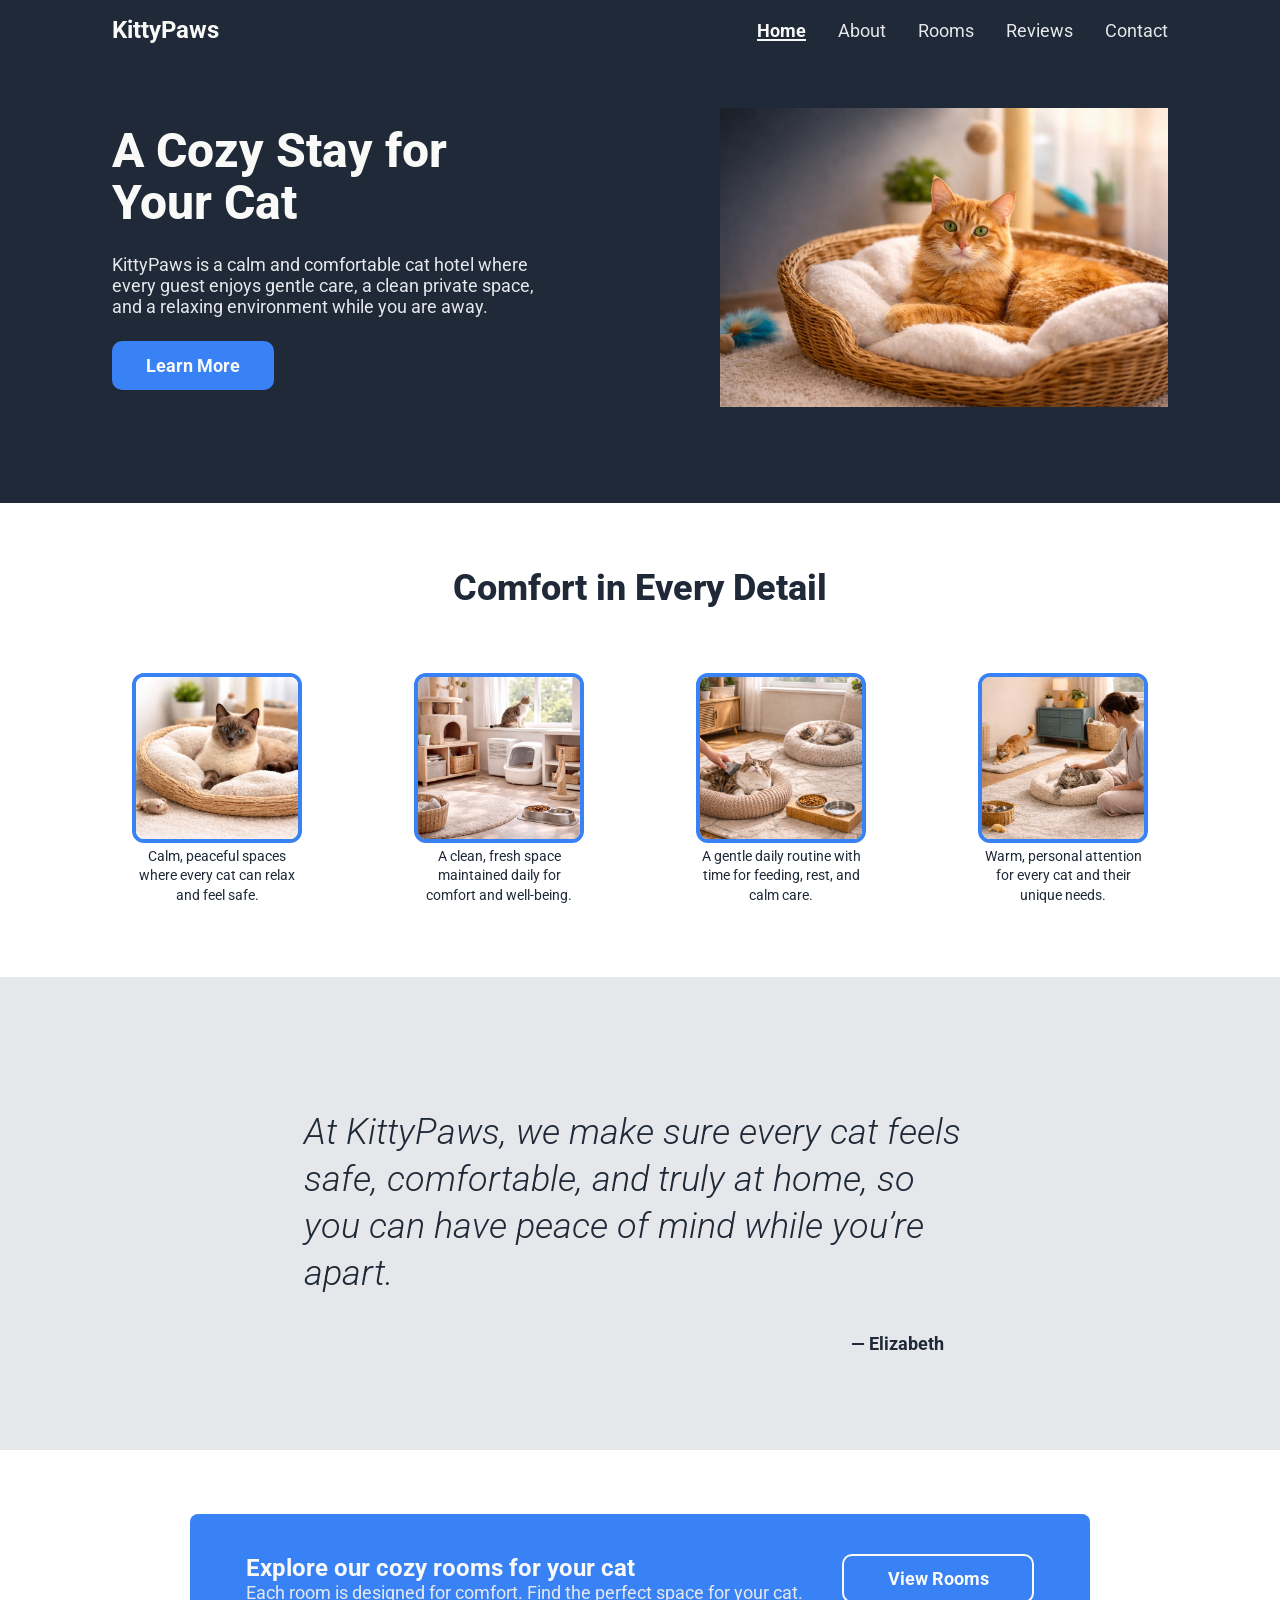
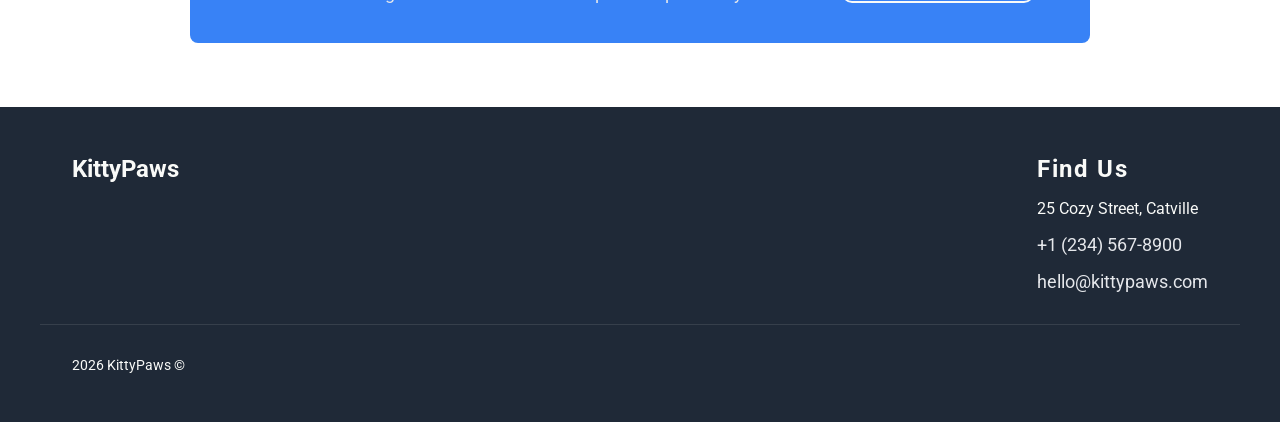
<file: index.html>
<!doctype html>
<html lang="en">
  <head>
    <meta charset="UTF-8" />
    <meta name="viewport" content="width=device-width, initial-scale=1.0" />

    <link rel="stylesheet" href="./assets/css/main.css" />
    <link rel="stylesheet" href="./index.css" />

    <title>KittyPaws</title>
  </head>

  <body class="page">
    <a class="skip-link" href="#main-content">Skip to main content</a>

    <header class="header">
      <div class="container header__inner">
        <p class="header__logo">KittyPaws</p>

        <input
          type="checkbox"
          id="mobile-menu-toggle"
          class="header__menu-toggle"
          aria-label="Main menu"
          aria-controls="mobile-main-navigation"
        />

        <nav class="header__nav" aria-label="Main navigation">
          <span class="header__link" aria-current="page">Home</span>
          <a href="./pages/about/about.html" class="header__link">About</a>
          <a href="./pages/rooms/rooms.html" class="header__link">Rooms</a>
          <a href="./pages/reviews/reviews.html" class="header__link">Reviews</a>
          <a href="./pages/contact/contact.html" class="header__link">Contact</a>
        </nav>

        <div class="header__mobile-menu">
          <label for="mobile-menu-toggle" class="header__menu-button" aria-hidden="true">
            <span class="header__menu-line"></span>
            <span class="header__menu-line"></span>
            <span class="header__menu-line"></span>
          </label>

          <nav
            class="header__mobile-nav"
            id="mobile-main-navigation"
            aria-label="Mobile navigation"
          >
            <span class="header__mobile-link" aria-current="page">Home</span>
            <a href="./pages/about/about.html" class="header__mobile-link">About</a>
            <a href="./pages/rooms/rooms.html" class="header__mobile-link">Rooms</a>
            <a href="./pages/reviews/reviews.html" class="header__mobile-link">Reviews</a>
            <a href="./pages/contact/contact.html" class="header__mobile-link">Contact</a>
          </nav>
        </div>
      </div>
    </header>

    <main id="main-content">
      <section class="hero" aria-labelledby="hero-title">
        <div class="container hero__inner">
          <div class="hero__content">
            <h1 class="hero__title" id="hero-title">A Cozy Stay for Your Cat</h1>

            <p class="hero__text">
              KittyPaws is a calm and comfortable cat hotel where every guest enjoys gentle care, a
              clean private space, and a relaxing environment while you are away.
            </p>

            <a href="./pages/about/about.html" class="button hero__button">Learn More</a>
          </div>

          <div class="hero__media">
            <img
              src="./assets/images/home/hero-cat.jpg"
              alt="A relaxed cat resting in a cozy room at KittyPaws"
              class="hero__image"
            />
          </div>
        </div>
      </section>

      <section class="benefits" aria-labelledby="benefits-title">
        <div class="container benefits__inner">
          <h2 class="benefits__title" id="benefits-title">Comfort in Every Detail</h2>

          <div class="benefits__cards">
            <figure class="benefits__card">
              <img
                src="./assets/images/home/calm-cat.jpg"
                alt="Calm resting area for cats"
                class="benefits__image"
              />
              <figcaption class="benefits__text">
                Calm, peaceful spaces where every cat can relax and feel safe.
              </figcaption>
            </figure>

            <figure class="benefits__card">
              <img
                src="./assets/images/home/environment-cat.jpg"
                alt="Clean and fresh cat environment"
                class="benefits__image"
              />
              <figcaption class="benefits__text">
                A clean, fresh space maintained daily for comfort and well-being.
              </figcaption>
            </figure>

            <figure class="benefits__card">
              <img
                src="./assets/images/home/routine-cat.jpg"
                alt="Daily routine for cats"
                class="benefits__image"
              />
              <figcaption class="benefits__text">
                A gentle daily routine with time for feeding, rest, and calm care.
              </figcaption>
            </figure>

            <figure class="benefits__card">
              <img
                src="./assets/images/home/care-cat.jpg"
                alt="Personal care for each cat"
                class="benefits__image"
              />
              <figcaption class="benefits__text">
                Warm, personal attention for every cat and their unique needs.
              </figcaption>
            </figure>
          </div>
        </div>
      </section>

      <section class="quote" aria-labelledby="quote-title">
        <div class="container quote__inner">
          <h2 class="visually-hidden" id="quote-title">About our philosophy</h2>

          <blockquote class="quote__content">
            <p class="quote__text">
              At KittyPaws, we make sure every cat feels safe, comfortable, and truly at home, so
              you can have peace of mind while you’re apart.
            </p>
          </blockquote>

          <p class="quote__author">— Elizabeth</p>
        </div>
      </section>

      <section class="cta-banner" aria-labelledby="cta-banner-title">
        <div class="container cta-banner__inner">
          <div class="cta-banner__content">
            <h2 class="cta-banner__title" id="cta-banner-title">
              Explore our cozy rooms for your cat
            </h2>
            <p class="cta-banner__text">
              Each room is designed for comfort. Find the perfect space for your cat.
            </p>
          </div>

          <a href="./pages/rooms/rooms.html" class="button cta-banner__button"> View Rooms </a>
        </div>
      </section>
    </main>

    <footer class="footer">
      <div class="container footer__inner">
        <div class="footer__col footer__brand">
          <span class="footer__logo">KittyPaws</span>
        </div>

        <div class="footer__col footer__contact-col">
          <h4 class="footer__heading">Find Us</h4>
          <span>25 Cozy Street, Catville</span>
          <a href="tel:+12345678900" class="footer__link">+1 (234) 567-8900</a>
          <a href="mailto:hello@kittypaws.com" class="footer__link">hello@kittypaws.com</a>
        </div>
      </div>

      <p class="footer__copyright">2026 KittyPaws &copy;</p>
    </footer>
  </body>
</html>
</file>
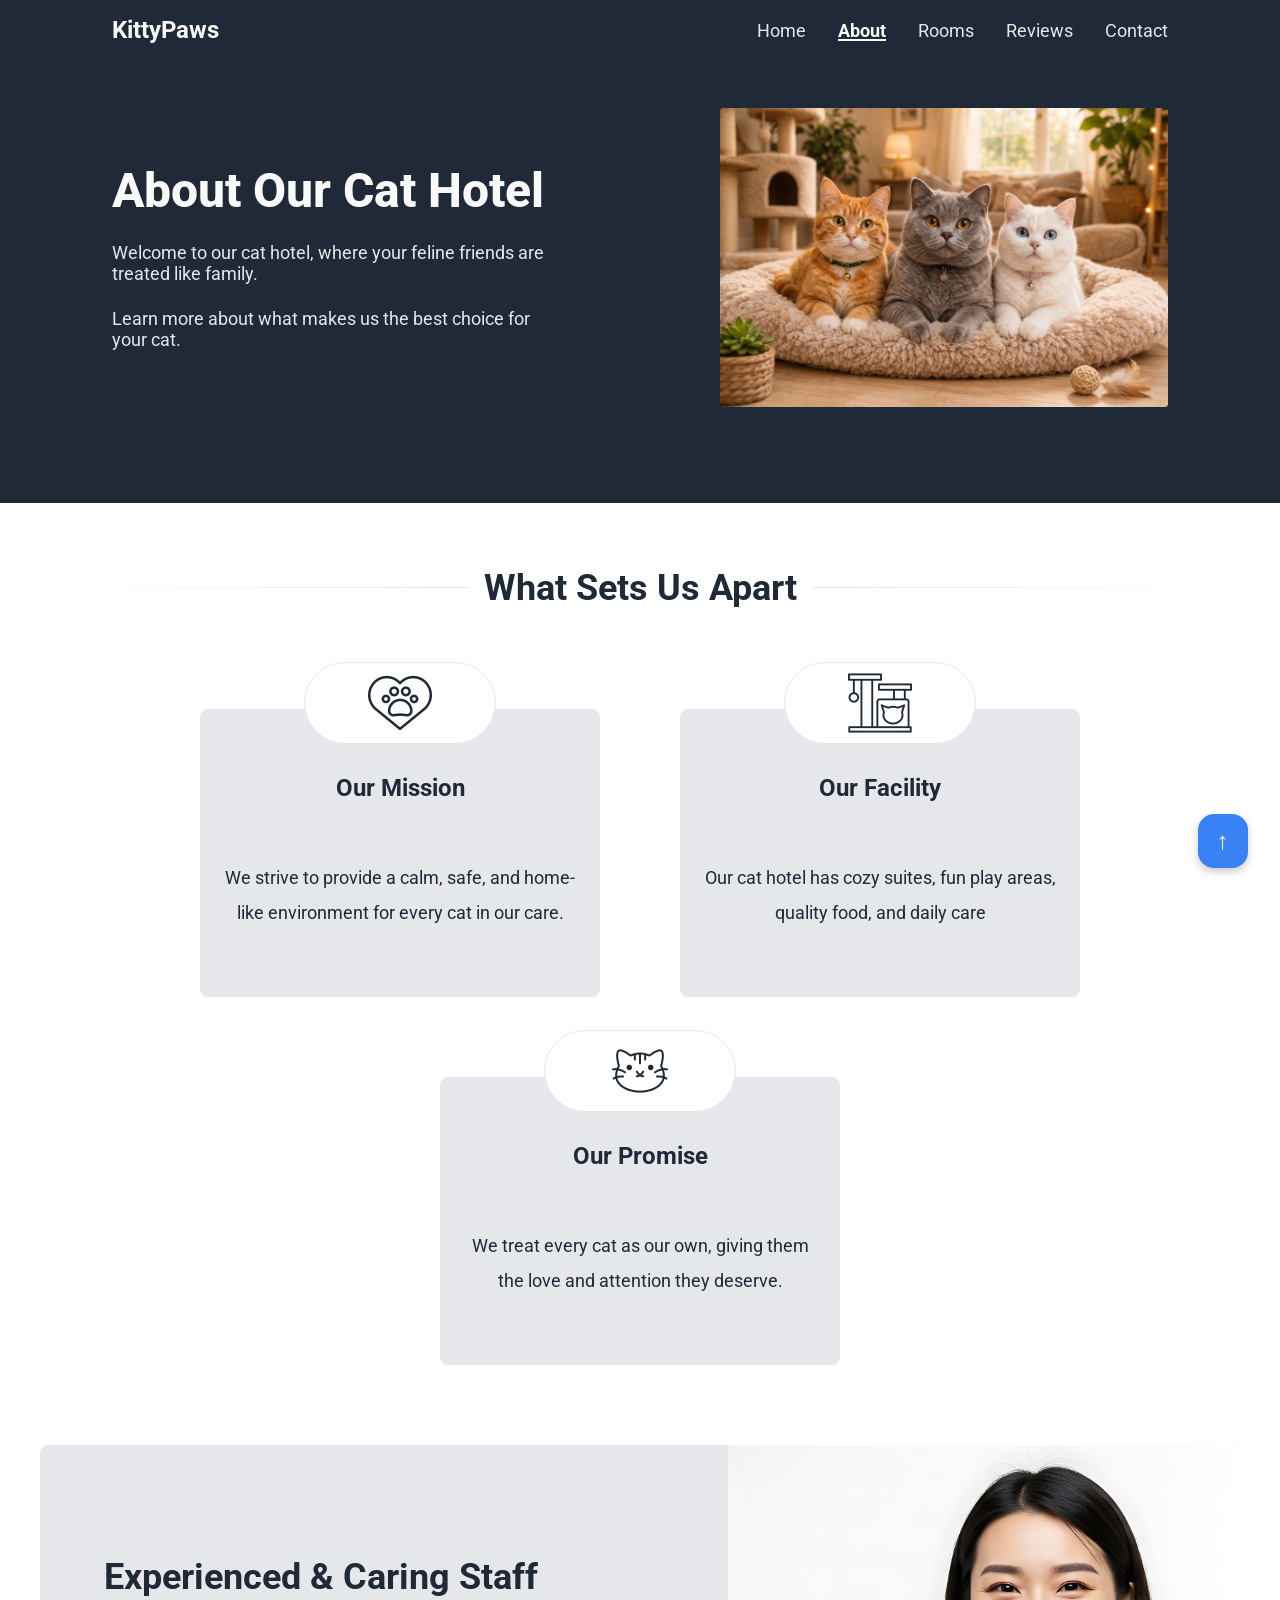
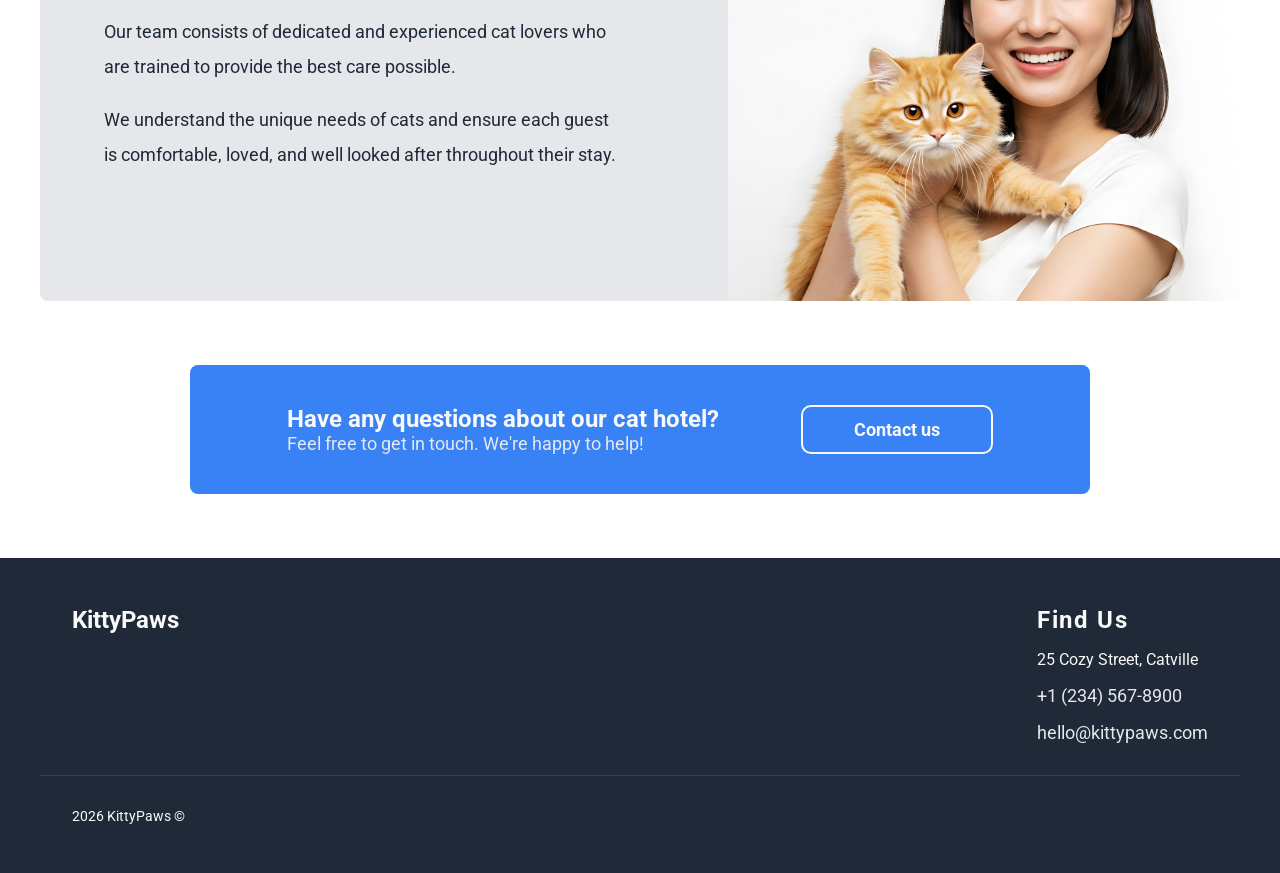
<file: pages/about/about.html>
<!doctype html>
<html lang="en">
  <head>
    <meta charset="UTF-8" />
    <meta name="viewport" content="width=device-width, initial-scale=1.0" />

    <link rel="stylesheet" href="../../assets/css/main.css" />
    <link rel="stylesheet" href="./about.css" />

    <title>About</title>
  </head>
  <body class="page" id="top">
    <a class="skip-link" href="#main-content">Skip to main content</a>

    <header class="header">
      <div class="container header__inner">
        <p class="header__logo">KittyPaws</p>

        <input
          type="checkbox"
          id="mobile-menu-toggle"
          class="header__menu-toggle"
          aria-label="Main menu"
          aria-controls="mobile-main-navigation"
        />

        <nav class="header__nav" aria-label="Main navigation">
          <a href="../../index.html" class="header__link">Home</a>
          <span class="header__link" aria-current="page">About</span>
          <a href="../rooms/rooms.html" class="header__link">Rooms</a>
          <a href="../reviews/reviews.html" class="header__link">Reviews</a>
          <a href="../contact/contact.html" class="header__link">Contact</a>
        </nav>

        <div class="header__mobile-menu">
          <label for="mobile-menu-toggle" class="header__menu-button" aria-hidden="true">
            <span class="header__menu-line"></span>
            <span class="header__menu-line"></span>
            <span class="header__menu-line"></span>
          </label>

          <nav
            class="header__mobile-nav"
            id="mobile-main-navigation"
            aria-label="Mobile navigation"
          >
            <a href="../../index.html" class="header__mobile-link">Home</a>
            <span class="header__mobile-link" aria-current="page">About</span>
            <a href="../rooms/rooms.html" class="header__mobile-link">Rooms</a>
            <a href="../reviews/reviews.html" class="header__mobile-link">Reviews</a>
            <a href="../contact/contact.html" class="header__mobile-link">Contact</a>
          </nav>
        </div>
      </div>
    </header>

    <main id="main-content">
      <section class="hero" aria-labelledby="about-hero-title">
        <div class="container hero__inner">
          <div class="hero__content">
            <h1 class="hero__title" id="about-hero-title">About Our Cat Hotel</h1>
            <p class="hero__text">
              Welcome to our cat hotel, where your feline friends are treated like family.
            </p>
            <p class="hero__text">Learn more about what makes us the best choice for your cat.</p>
          </div>

          <div class="hero__media">
            <img
              src="../../assets/images/about/about-hotel.jpg"
              alt="A cat relaxing at the hotel"
              class="hero__image"
            />
          </div>
        </div>
      </section>

      <section class="section mission" aria-labelledby="mission-title">
        <h2 class="mission__header" id="mission-title">What Sets Us Apart</h2>

        <div class="mission__container">
          <article class="mission__card">
            <div class="mission__img-container">
              <img src="../../assets/images/about/about-mission.png" alt="" class="mission__img" />
            </div>
            <h3 class="mission__card-header">Our Mission</h3>
            <p class="mission__card-text">
              We strive to provide a calm, safe, and home-like environment for every cat in our
              care.
            </p>
          </article>
          <article class="mission__card">
            <div class="mission__img-container">
              <img src="../../assets/images/about/about-facility.png" alt="" class="mission__img" />
            </div>
            <h3 class="mission__card-header">Our Facility</h3>
            <p class="mission__card-text">
              Our cat hotel has cozy suites, fun play areas, quality food, and daily care
            </p>
          </article>
          <article class="mission__card">
            <div class="mission__img-container">
              <img src="../../assets/images/about/about-promise.png" alt="" class="mission__img" />
            </div>
            <h3 class="mission__card-header">Our Promise</h3>
            <p class="mission__card-text">
              We treat every cat as our own, giving them the love and attention they deserve.
            </p>
          </article>
        </div>
      </section>

      <section class="section staff" aria-labelledby="staff-title">
        <div class="staff__container container-flex-center">
          <div class="staff__content">
            <h2 class="staff__header" id="staff-title">Experienced & Caring Staff</h2>
            <p class="staff__text">
              Our team consists of dedicated and experienced cat lovers who are trained to provide
              the best care possible.
            </p>
            <p class="staff__text">
              We understand the unique needs of cats and ensure each guest is comfortable, loved,
              and well looked after throughout their stay.
            </p>
          </div>

          <img
            src="../../assets/images/about/about-staff.jpg"
            alt="Cat hotel staff holding cat and smiling"
            class="staff__img"
          />
        </div>
      </section>

      <section class="cta-banner" aria-labelledby="about-contact-title">
        <div class="container cta-banner__inner">
          <div class="cta-banner__content">
            <h2 class="cta-banner__title" id="about-contact-title">
              Have any questions about our cat hotel?
            </h2>
            <p class="cta-banner__text">Feel free to get in touch. We're happy to help!</p>
          </div>
          <a href="../contact/contact.html" class="button cta-banner__button">Contact us</a>
        </div>
      </section>
    </main>

    <footer class="footer">
      <div class="container footer__inner">
        <div class="footer__col footer__brand">
          <span class="footer__logo">KittyPaws</span>
        </div>

        <div class="footer__col footer__contact-col">
          <h4 class="footer__heading">Find Us</h4>
          <span>25 Cozy Street, Catville</span>
          <a href="tel:+12345678900" class="footer__link">+1 (234) 567-8900</a>
          <a href="mailto:hello@kittypaws.com" class="footer__link">hello@kittypaws.com</a>
        </div>
      </div>

      <p class="footer__copyright">2026 KittyPaws &copy;</p>
    </footer>
    <a href="#top" class="back-to-top" aria-label="Back to Top"> &uarr; </a>
  </body>
</html>
</file>
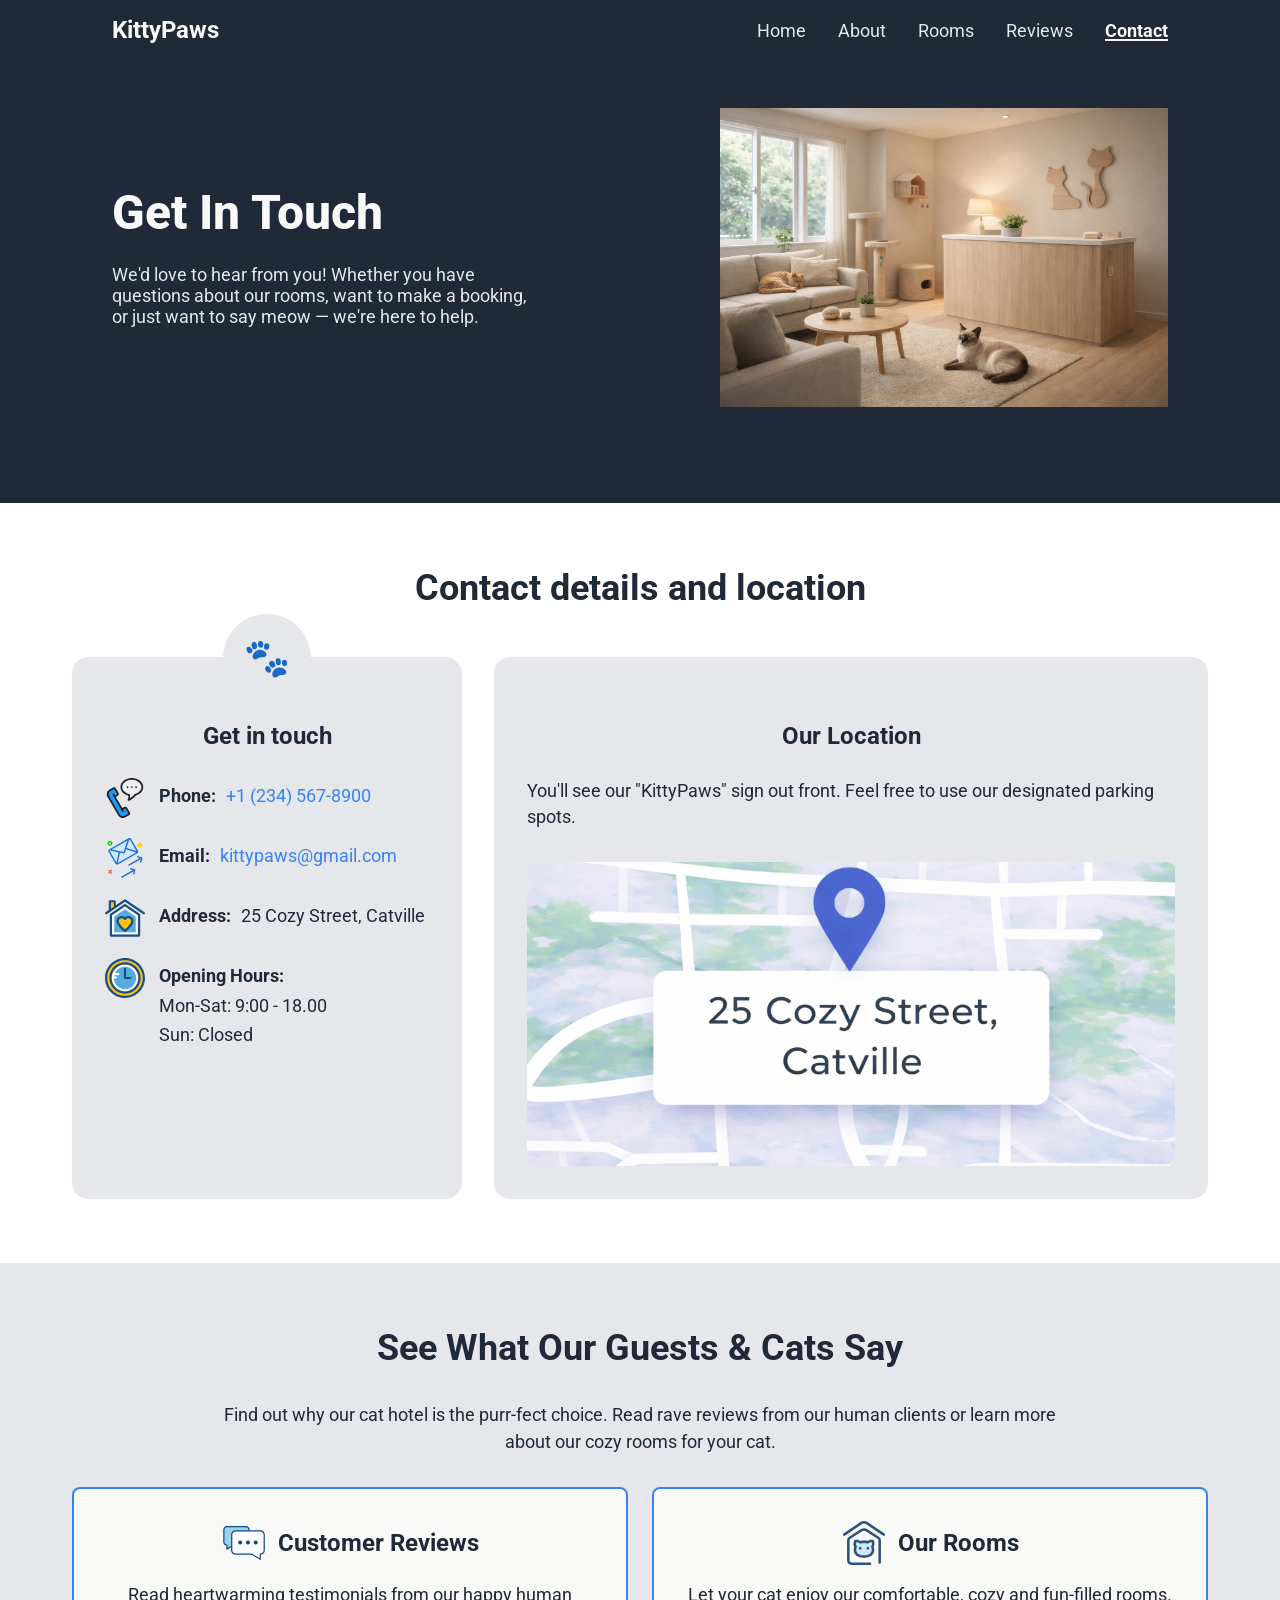
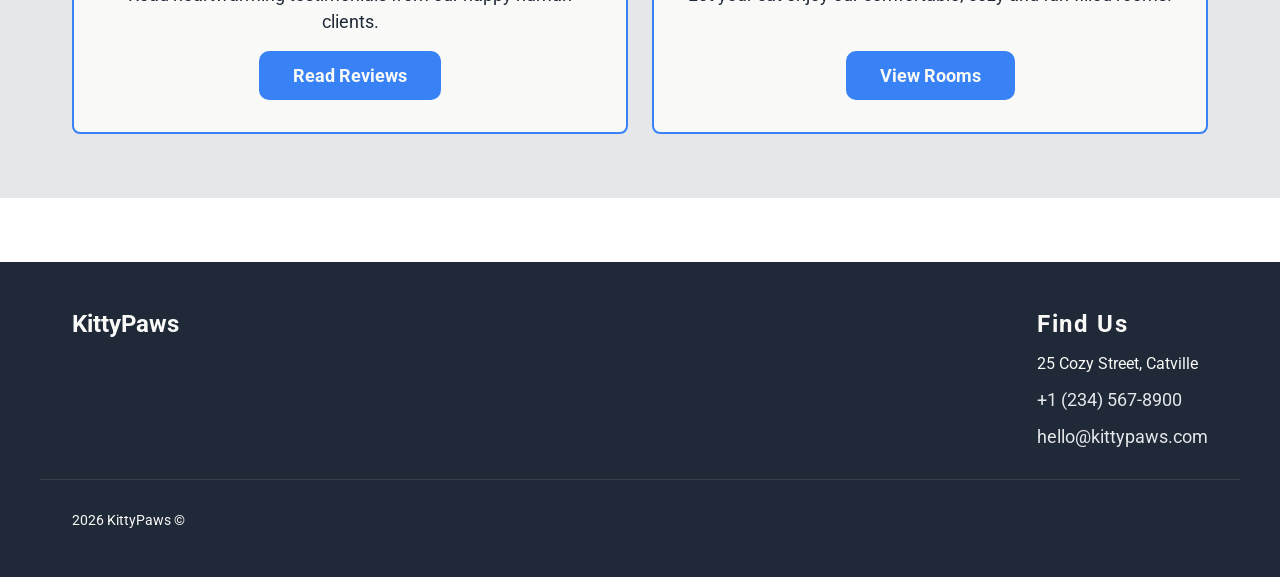
<file: pages/contact/contact.html>
<!doctype html>
<html lang="en">
  <head>
    <meta charset="UTF-8" />
    <meta name="viewport" content="width=device-width, initial-scale=1.0" />

    <link rel="stylesheet" href="../../assets/css/main.css" />
    <link rel="stylesheet" href="./contact.css" />

    <title>Contact</title>
  </head>

  <body class="page">
    <a class="skip-link" href="#main-content">Skip to main content</a>

    <header class="header">
      <div class="container header__inner">
        <p class="header__logo">KittyPaws</p>

        <input
          type="checkbox"
          id="mobile-menu-toggle"
          class="header__menu-toggle"
          aria-label="Main menu"
          aria-controls="mobile-main-navigation"
        />

        <nav class="header__nav" aria-label="Main navigation">
          <a href="../../index.html" class="header__link">Home</a>
          <a href="../about/about.html" class="header__link">About</a>
          <a href="../rooms/rooms.html" class="header__link">Rooms</a>
          <a href="../reviews/reviews.html" class="header__link">Reviews</a>
          <span class="header__link" aria-current="page">Contact</span>
        </nav>

        <div class="header__mobile-menu">
          <label for="mobile-menu-toggle" class="header__menu-button" aria-hidden="true">
            <span class="header__menu-line"></span>
            <span class="header__menu-line"></span>
            <span class="header__menu-line"></span>
          </label>

          <nav
            class="header__mobile-nav"
            id="mobile-main-navigation"
            aria-label="Mobile navigation"
          >
            <a href="../../index.html" class="header__mobile-link">Home</a>
            <a href="../about/about.html" class="header__mobile-link">About</a>
            <a href="../rooms/rooms.html" class="header__mobile-link">Rooms</a>
            <a href="../reviews/reviews.html" class="header__mobile-link">Reviews</a>
            <span class="header__mobile-link" aria-current="page">Contact</span>
          </nav>
        </div>
      </div>
    </header>

    <main id="main-content">
      <section class="hero" aria-labelledby="contact-hero-title">
        <div class="container hero__inner">
          <div class="hero__content">
            <h1 class="hero__title" id="contact-hero-title">Get In Touch</h1>
            <p class="hero__text">
              We'd love to hear from you! Whether you have questions about our rooms, want to make a
              booking, or just want to say meow — we're here to help.
            </p>
          </div>
          <div class="hero__media">
            <img
              src="../../assets/images/contact/hotel_reception.jpg"
              alt="A cat relaxing at the hotel"
              class="hero__image"
            />
          </div>
        </div>
      </section>

      <section class="contact-overview" aria-labelledby="contact-overview-title">
        <div class="container contact-overview__inner">
          <h2 class="contact-overview__title" id="contact-overview-title">
            Contact details and location
          </h2>

          <div class="contact-overview__panels">
            <article class="contact-panel contact-panel--details">
              <div class="contact-panel__badge">
                <img
                  src="../../assets/images/contact/icon/contact.svg"
                  alt=""
                  class="contact-panel__badge-image"
                />
              </div>
              <h3 class="contact-panel__title">Get in touch</h3>

              <ul class="contact-panel__list">
                <li class="contact-panel__item">
                  <img
                    src="../../assets/images/contact/icon/phone.svg"
                    alt=""
                    class="contact-panel__icon"
                  />
                  <div class="contact-panel__item-content">
                    <span class="contact-panel__label">Phone:</span>
                    <a href="tel:+12345678900" class="contact-panel__link">+1 (234) 567-8900</a>
                  </div>
                </li>
                <li class="contact-panel__item">
                  <img
                    src="../../assets/images/contact/icon/email.svg"
                    alt=""
                    class="contact-panel__icon"
                  />
                  <div class="contact-panel__item-content">
                    <span class="contact-panel__label">Email:</span>
                    <a href="mailto:kittypaws@gmail.com" class="contact-panel__link"
                      >kittypaws@gmail.com</a
                    >
                  </div>
                </li>
                <li class="contact-panel__item">
                  <img
                    src="../../assets/images/contact/icon/address.svg"
                    alt=""
                    class="contact-panel__icon"
                  />
                  <div class="contact-panel__item-content">
                    <span class="contact-panel__label">Address:</span>
                    <span class="contact-panel__value">25 Cozy Street, Catville</span>
                  </div>
                </li>
                <li class="contact-panel__item">
                  <img
                    src="../../assets/images/contact/icon/clock.svg"
                    alt=""
                    class="contact-panel__icon"
                  />
                  <div class="contact-panel__item-content">
                    <span class="contact-panel__label">Opening Hours:</span>
                    <div class="contact-panel__hours">
                      <p class="contact-panel__hours-line">Mon-Sat: 9:00 - 18.00</p>
                      <p class="contact-panel__hours-line">Sun: Closed</p>
                    </div>
                  </div>
                </li>
              </ul>
            </article>

            <article class="contact-panel contact-panel--location">
              <h3 class="contact-panel__title">Our Location</h3>
              <p class="contact-panel__text">
                You'll see our "KittyPaws" sign out front. Feel free to use our designated parking
                spots.
              </p>

              <div class="contact-panel__map">
                <img
                  src="../../assets/images/contact/map_location.jpg"
                  alt="Map placeholder showing the location of KittyPaws"
                  class="contact-panel__map-image"
                />
              </div>
            </article>
          </div>
        </div>
      </section>

      <section class="contact-links" aria-labelledby="contact-links-title">
        <div class="container contact-links__inner">
          <h2 class="contact-links__title" id="contact-links-title">
            See What Our Guests & Cats Say
          </h2>
          <p class="contact-links__text">
            Find out why our cat hotel is the purr-fect choice. Read rave reviews from our human
            clients or learn more about our cozy rooms for your cat.
          </p>

          <div class="contact-links__list">
            <article class="contact-links__card">
              <div class="contact-links__card-heading">
                <img
                  src="../../assets/images/contact/icon/reviews.svg"
                  alt=""
                  class="contact-links__card-icon"
                />
                <h3 class="contact-links__card-title">Customer Reviews</h3>
              </div>
              <p class="contact-links__card-text">
                Read heartwarming testimonials from our happy human clients.
              </p>
              <a href="../reviews/reviews.html" class="button contact-links__button"
                >Read Reviews</a
              >
            </article>

            <article class="contact-links__card">
              <div class="contact-links__card-heading">
                <img
                  src="../../assets/images/contact/icon/cat-rooms.svg"
                  alt=""
                  class="contact-links__card-icon"
                />
                <h3 class="contact-links__card-title">Our Rooms</h3>
              </div>
              <p class="contact-links__card-text">
                Let your cat enjoy our comfortable, cozy and fun-filled rooms.
              </p>
              <a href="../rooms/rooms.html" class="button contact-links__button">View Rooms</a>
            </article>
          </div>
        </div>
      </section>
    </main>

    <footer class="footer">
      <div class="container footer__inner">
        <div class="footer__col footer__brand">
          <span class="footer__logo">KittyPaws</span>
        </div>

        <div class="footer__col footer__contact-col">
          <h4 class="footer__heading">Find Us</h4>
          <span>25 Cozy Street, Catville</span>
          <a href="tel:+12345678900" class="footer__link">+1 (234) 567-8900</a>
          <a href="mailto:hello@kittypaws.com" class="footer__link">hello@kittypaws.com</a>
        </div>
      </div>

      <p class="footer__copyright">2026 KittyPaws &copy;</p>
    </footer>
  </body>
</html>
</file>
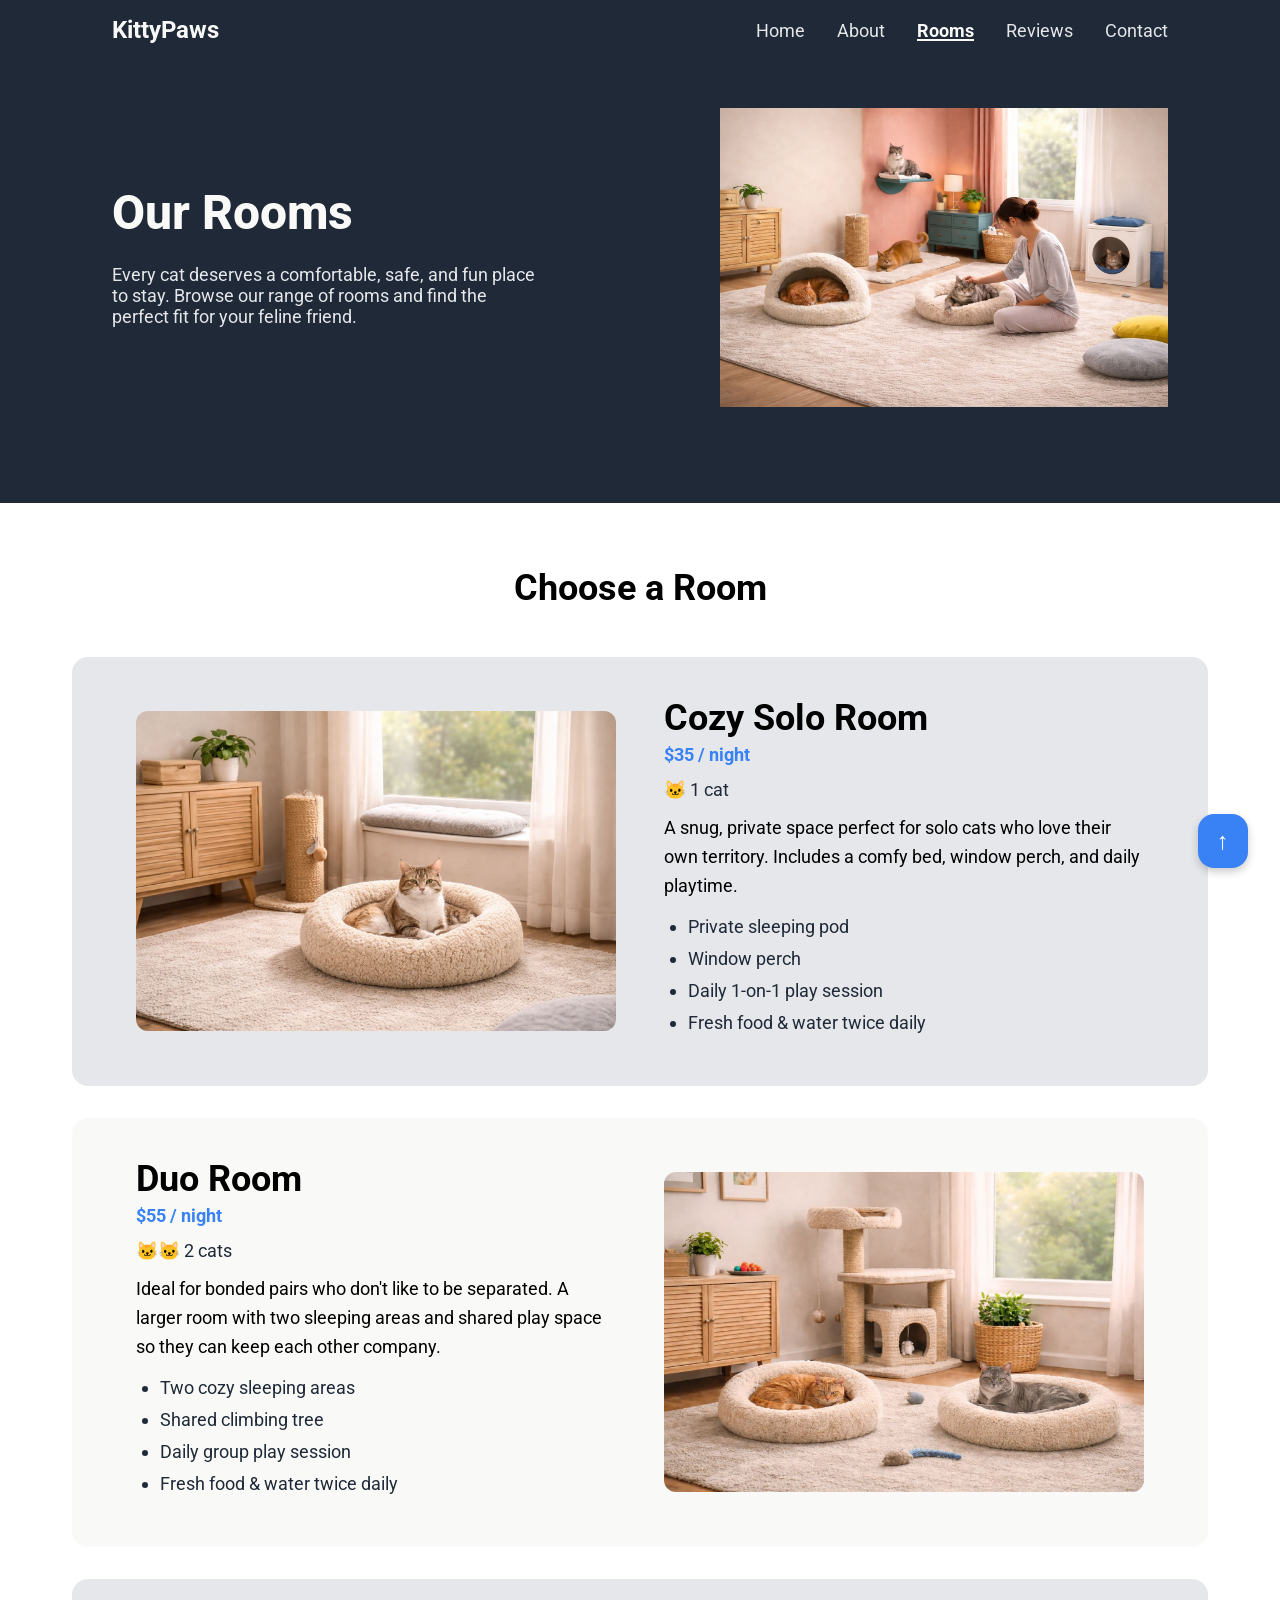
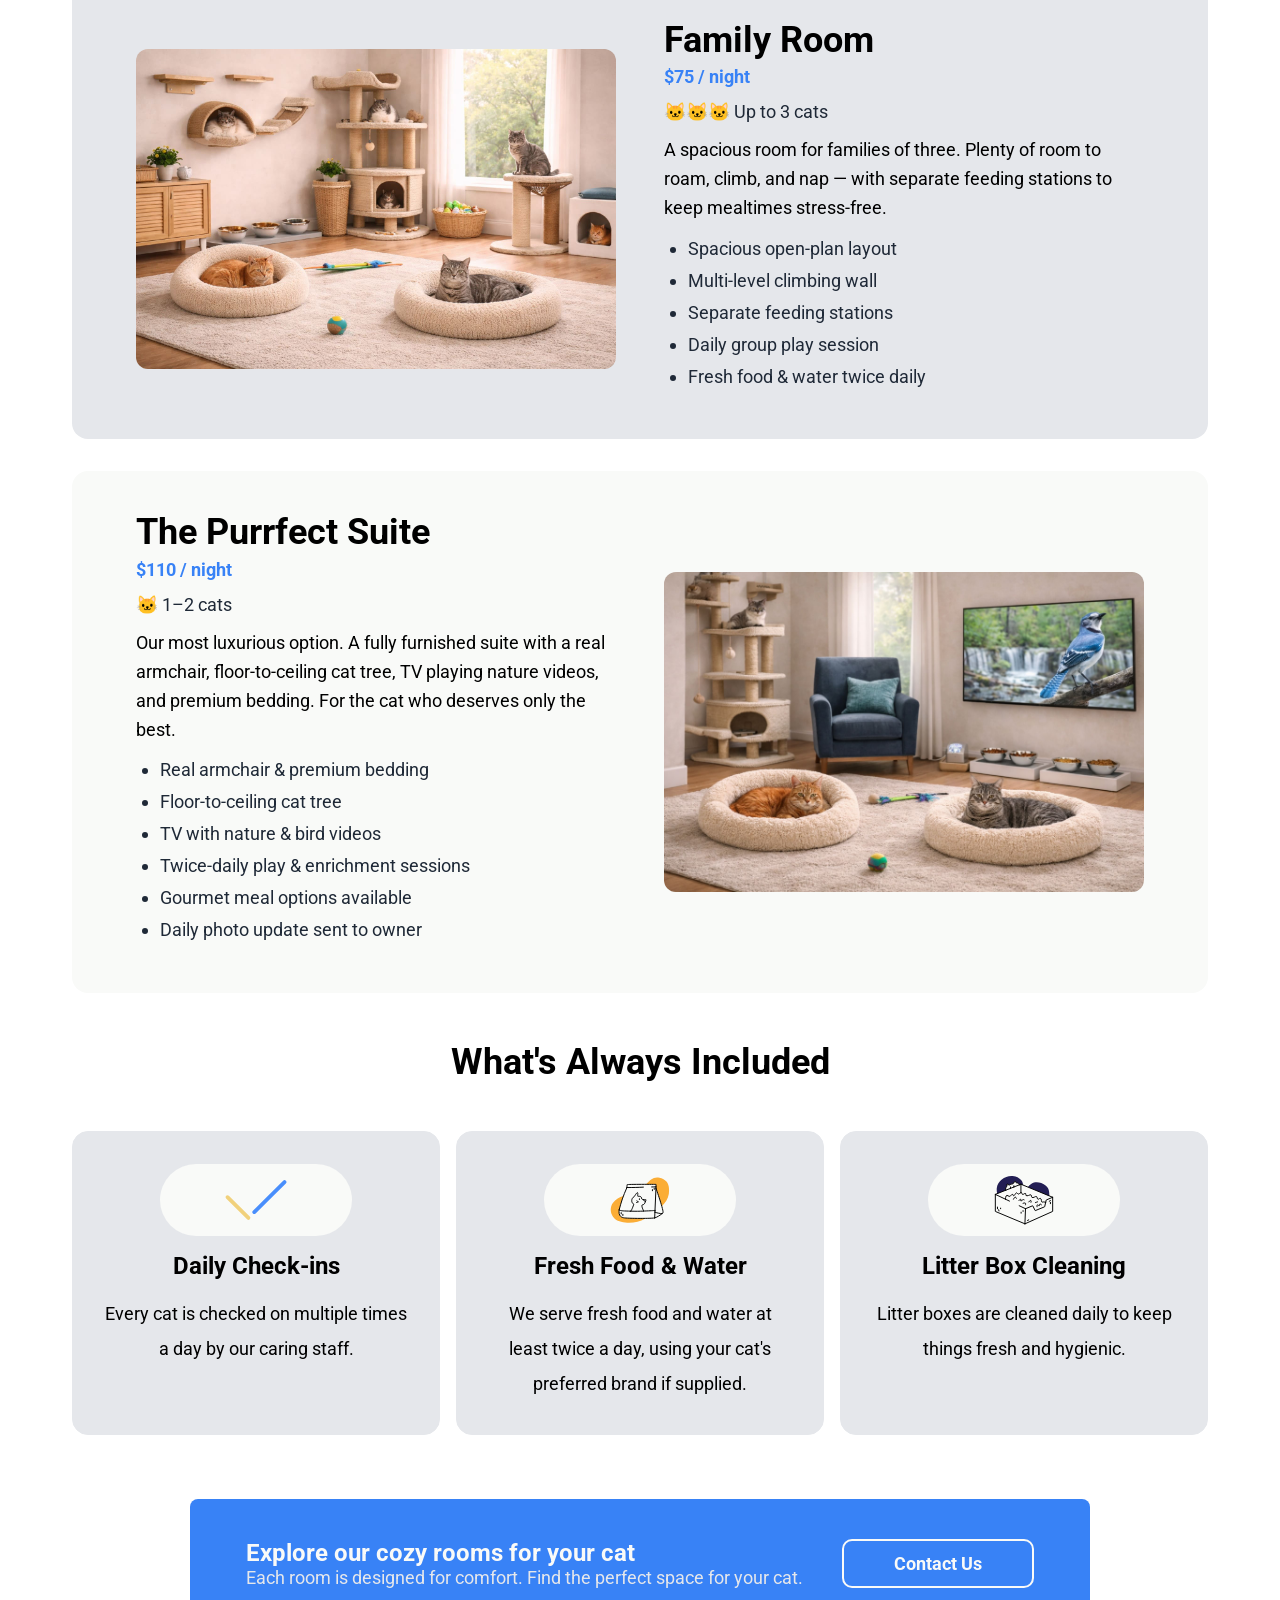
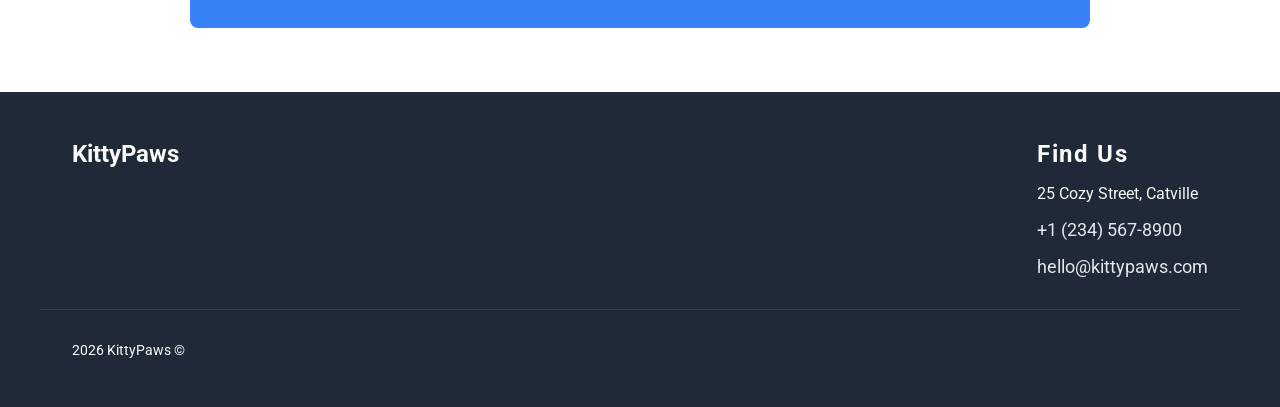
<file: pages/rooms/rooms.html>
<!doctype html>
<html lang="en">
  <head>
    <meta charset="UTF-8" />
    <meta name="viewport" content="width=device-width, initial-scale=1.0" />

    <link rel="stylesheet" href="../../assets/css/main.css" />
    <link rel="stylesheet" href="./rooms.css" />

    <title>Our Room Offerings</title>
  </head>

  <body class="page" id="top">
    <a class="skip-link" href="#main-content">Skip to main content</a>

    <header class="header">
      <div class="container header__inner">
        <p class="header__logo">KittyPaws</p>

        <input
          type="checkbox"
          id="mobile-menu-toggle"
          class="header__menu-toggle"
          aria-label="Main menu"
          aria-controls="mobile-main-navigation"
        />

        <nav class="header__nav" aria-label="Main navigation">
          <a href="../../index.html" class="header__link">Home</a>
          <a href="../about/about.html" class="header__link">About</a>
          <span class="header__link" aria-current="page">Rooms</span>
          <a href="../reviews/reviews.html" class="header__link">Reviews</a>
          <a href="../contact/contact.html" class="header__link">Contact</a>
        </nav>

        <div class="header__mobile-menu">
          <label for="mobile-menu-toggle" class="header__menu-button" aria-hidden="true">
            <span class="header__menu-line"></span>
            <span class="header__menu-line"></span>
            <span class="header__menu-line"></span>
          </label>

          <nav
            class="header__mobile-nav"
            id="mobile-main-navigation"
            aria-label="Mobile navigation"
          >
            <a href="../../index.html" class="header__mobile-link">Home</a>
            <a href="../about/about.html" class="header__mobile-link">About</a>
            <span class="header__mobile-link" aria-current="page">Rooms</span>
            <a href="../reviews/reviews.html" class="header__mobile-link">Reviews</a>
            <a href="../contact/contact.html" class="header__mobile-link">Contact</a>
          </nav>
        </div>
      </div>
    </header>

    <main id="main-content">
      <section class="hero" aria-labelledby="rooms-hero-title">
        <div class="container hero__inner">
          <div class="hero__content">
            <h1 class="hero__title" id="rooms-hero-title">Our Rooms</h1>
            <p class="hero__text">
              Every cat deserves a comfortable, safe, and fun place to stay. Browse our range of
              rooms and find the perfect fit for your feline friend.
            </p>
          </div>
          <div class="hero__media">
            <img
              src="../../assets/images/rooms/our-rooms.jpg"
              alt="A cozy cat hotel room"
              class="hero__image"
            />
          </div>
        </div>
      </section>

      <section class="rooms" aria-labelledby="rooms-list-title">
        <div class="container rooms__inner">
          <h2 class="rooms__header" id="rooms-list-title">Choose a Room</h2>

          <div class="rooms__list">
            <article class="room__card">
              <img
                src="../../assets/images/rooms/solo-room.jpg"
                alt="Cozy Solo Room"
                class="room__img"
              />
              <div class="room__content">
                <div class="room__title-row">
                  <h3 class="room__name">Cozy Solo Room</h3>
                  <span class="room__price">$35 / night</span>
                </div>
                <p class="room__capacity">🐱 1 cat</p>
                <p class="room__desc">
                  A snug, private space perfect for solo cats who love their own territory. Includes
                  a comfy bed, window perch, and daily playtime.
                </p>
                <ul class="room__amenities">
                  <li>Private sleeping pod</li>
                  <li>Window perch</li>
                  <li>Daily 1-on-1 play session</li>
                  <li>Fresh food & water twice daily</li>
                </ul>
              </div>
            </article>

            <article class="room__card room__card--reversed">
              <img src="../../assets/images/rooms/duo-room.jpg" alt="Duo Room" class="room__img" />
              <div class="room__content">
                <div class="room__title-row">
                  <h3 class="room__name">Duo Room</h3>
                  <span class="room__price">$55 / night</span>
                </div>
                <p class="room__capacity">🐱🐱 2 cats</p>
                <p class="room__desc">
                  Ideal for bonded pairs who don't like to be separated. A larger room with two
                  sleeping areas and shared play space so they can keep each other company.
                </p>
                <ul class="room__amenities">
                  <li>Two cozy sleeping areas</li>
                  <li>Shared climbing tree</li>
                  <li>Daily group play session</li>
                  <li>Fresh food & water twice daily</li>
                </ul>
              </div>
            </article>

            <article class="room__card">
              <img
                src="../../assets/images/rooms/family-room.jpg"
                alt="Family Room"
                class="room__img"
              />
              <div class="room__content">
                <div class="room__title-row">
                  <h3 class="room__name">Family Room</h3>
                  <span class="room__price">$75 / night</span>
                </div>
                <p class="room__capacity">🐱🐱🐱 Up to 3 cats</p>
                <p class="room__desc">
                  A spacious room for families of three. Plenty of room to roam, climb, and nap —
                  with separate feeding stations to keep mealtimes stress-free.
                </p>
                <ul class="room__amenities">
                  <li>Spacious open-plan layout</li>
                  <li>Multi-level climbing wall</li>
                  <li>Separate feeding stations</li>
                  <li>Daily group play session</li>
                  <li>Fresh food & water twice daily</li>
                </ul>
              </div>
            </article>

            <article class="room__card room__card--reversed">
              <img
                src="../../assets/images/rooms/purrfect-suite.jpg"
                alt="The Purrfect Suite"
                class="room__img"
              />
              <div class="room__content">
                <div class="room__title-row">
                  <h3 class="room__name">The Purrfect Suite</h3>
                  <span class="room__price room__price--premium">$110 / night</span>
                </div>
                <p class="room__capacity">🐱 1–2 cats</p>
                <p class="room__desc">
                  Our most luxurious option. A fully furnished suite with a real armchair,
                  floor-to-ceiling cat tree, TV playing nature videos, and premium bedding. For the
                  cat who deserves only the best.
                </p>
                <ul class="room__amenities">
                  <li>Real armchair & premium bedding</li>
                  <li>Floor-to-ceiling cat tree</li>
                  <li>TV with nature & bird videos</li>
                  <li>Twice-daily play & enrichment sessions</li>
                  <li>Gourmet meal options available</li>
                  <li>Daily photo update sent to owner</li>
                </ul>
              </div>
            </article>
          </div>
        </div>
      </section>

      <section class="included" aria-labelledby="included-title">
        <div class="container included__inner">
          <h2 class="included__header" id="included-title">What's Always Included</h2>

          <div class="included__list">
            <article class="included__card">
              <div class="included__icon-wrap">
                <img src="../../assets/images/rooms/icon/check.svg" alt="" class="included__icon" />
              </div>
              <h3 class="included__card-header">Daily Check-ins</h3>
              <p class="included__card-text">
                Every cat is checked on multiple times a day by our caring staff.
              </p>
            </article>
            <article class="included__card">
              <div class="included__icon-wrap">
                <img
                  src="../../assets/images/rooms/icon/cat-food.svg"
                  alt=""
                  class="included__icon"
                />
              </div>
              <h3 class="included__card-header">Fresh Food & Water</h3>
              <p class="included__card-text">
                We serve fresh food and water at least twice a day, using your cat's preferred brand
                if supplied.
              </p>
            </article>
            <article class="included__card">
              <div class="included__icon-wrap">
                <img
                  src="../../assets/images/rooms/icon/litter-box.svg"
                  alt=""
                  class="included__icon"
                />
              </div>
              <h3 class="included__card-header">Litter Box Cleaning</h3>
              <p class="included__card-text">
                Litter boxes are cleaned daily to keep things fresh and hygienic.
              </p>
            </article>
          </div>
        </div>
      </section>

      <section class="cta-banner" aria-labelledby="cta-banner-title">
        <div class="container cta-banner__inner">
          <div class="cta-banner__content">
            <h2 class="cta-banner__title" id="cta-banner-title">
              Explore our cozy rooms for your cat
            </h2>
            <p class="cta-banner__text">
              Each room is designed for comfort. Find the perfect space for your cat.
            </p>
          </div>
          <a href="../contact/contact.html" class="button cta-banner__button"> Contact Us </a>
        </div>
      </section>
    </main>

    <footer class="footer">
      <div class="container footer__inner">
        <div class="footer__col footer__brand">
          <span class="footer__logo">KittyPaws</span>
        </div>

        <div class="footer__col footer__contact-col">
          <h4 class="footer__heading">Find Us</h4>
          <span>25 Cozy Street, Catville</span>
          <a href="tel:+12345678900" class="footer__link">+1 (234) 567-8900</a>
          <a href="mailto:hello@kittypaws.com" class="footer__link">hello@kittypaws.com</a>
        </div>
      </div>

      <p class="footer__copyright">2026 KittyPaws &copy;</p>
      <a href="#top" class="back-to-top" aria-label="Back to Top"> &uarr; </a>
    </footer>
  </body>
</html>
</file>
<file: assets/css/main.css>
:root {
  /* Backgrounds */
  --color-bg-light: #e5e7eb;
  --color-bg-dark: #1f2937;

  /* Text colors */
  --color-text-primary: #1f2937;
  --color-text-secondary: #e5e7eb;
  --color-text-inverse: #f9faf8;

  /* Accent / CTA */
  --color-accent: #3882f6;

  /* Borders */
  --color-border: #e5e7eb;
  --color-accent-border: #3882f6;

  /*-------------------- TYPOGRAPHY --------------------*/

  /* Font family */
  --font-family-base: 'Roboto', sans-serif;

  /* Font sizes */
  --font-size-xl: 3rem;
  --font-size-lg: 2.25rem;
  --font-size-md: 1.5rem;
  --font-size-sm: 1.125rem;

  /* Font weights */
  --font-weight-extra-bold: 800;
  --font-weight-bold: 700;
  --font-weight-regular: 400;
  --font-weight-light: 300;

  /* Font styles */
  --font-style-normal: normal;
  --font-style-italic: italic;

  /*-------------------- OTHER --------------------*/

  /* Border Radii */
  --border-radius-btn: 0.625rem;
  --border-radius-primary: 0.2rem;
  --border-radius-card: 0.5rem;
}

@font-face {
  font-family: 'Roboto';
  src: url('../fonts/roboto/Roboto-LightItalic.ttf') format('truetype');
  font-weight: 300;
  font-style: italic;
}

@font-face {
  font-family: 'Roboto';
  src: url('../fonts/roboto/Roboto-Regular.ttf') format('truetype');
  font-weight: 400;
  font-style: normal;
}

@font-face {
  font-family: 'Roboto';
  src: url('../fonts/roboto/Roboto-Bold.ttf') format('truetype');
  font-weight: 700;
  font-style: normal;
}

@font-face {
  font-family: 'Roboto';
  src: url('../fonts/roboto/Roboto-ExtraBold.ttf') format('truetype');
  font-weight: 800;
  font-style: normal;
}

*,
*::before,
*::after {
  box-sizing: border-box;
}

html,
body {
  margin: 0;
  padding: 0;
  overflow-x: hidden;
  scroll-behavior: smooth;
}

body {
  display: flex;
  flex-direction: column;
  min-height: 100vh;
  font-family: var(--font-family-base);
}

.container {
  width: 100%;
  max-width: 1200px;
  margin: 0 auto;
  padding: 0 2rem;
}

.button {
  display: inline-block;
  padding: 0.75rem 2rem;
  background-color: var(--color-accent);
  border: 2px solid var(--color-accent);
  border-radius: var(--border-radius-btn);
  color: var(--color-text-inverse);
  font-size: var(--font-size-sm);
  font-weight: var(--font-weight-bold);
  text-align: center;
  text-decoration: none;
}

.button:focus-visible,
.back-to-top:focus-visible {
  outline: 3px solid var(--color-text-inverse);
  outline-offset: 3px;
}

.button:hover,
.back-to-top:hover {
  filter: brightness(1.15);
  transform: translateY(-2px);
  box-shadow: 0 6px 16px rgba(0, 0, 0, 0.2);
}

.skip-link {
  position: absolute;
  top: -100px;
  left: 1rem;
  padding: 0.5rem 1rem;
  z-index: 1000;
  border-radius: var(--border-radius-primary);
  background-color: var(--color-bg-dark);
  color: var(--color-text-inverse);
}

.skip-link:focus {
  top: 1rem;
}

.header {
  height: 3.75rem;
  position: fixed;
  top: 0;
  left: 0;
  right: 0;
  z-index: 10;
  width: 100%;
  background-color: var(--color-bg-dark);
  padding: 1rem 5rem;
}

.header__inner {
  display: flex;
  justify-content: space-between;
  align-items: center;
  gap: 2rem;
  position: relative;
}

.header__logo {
  margin: 0;
  font-size: var(--font-size-md);
  line-height: 1.1667;
  font-weight: var(--font-weight-bold);
  color: var(--color-text-inverse);
  text-decoration: none;
}

.header__nav {
  display: flex;
  gap: 2rem;
  flex-wrap: wrap;
  justify-content: flex-end;
}

.header__link,
.footer__link {
  display: inline-block;
  font-size: var(--font-size-sm);
  line-height: 1.1667;
  font-weight: var(--font-weight-regular);
  color: var(--color-text-secondary);
  text-decoration: none;
  transition:
    color 0.2s ease,
    box-shadow 0.2s ease,
    transform 0.2s ease;
}

.header__link[aria-current='page'],
.footer__link[aria-current='page'] {
  font-weight: var(--font-weight-bold);
  color: var(--color-text-inverse);
  box-shadow: inset 0 -2px 0 var(--color-text-inverse);
}

.header__link:hover,
.footer__link:hover {
  color: var(--color-text-inverse);
  transform: translateY(-2px);
}

.header__link:focus-visible,
.footer__link:focus-visible {
  outline: 2px solid var(--color-text-inverse);
  outline-offset: 4px;
  border-radius: var(--border-radius-primary);
}

.header__menu-toggle,
.header__mobile-menu,
.header__menu-button,
.header__mobile-nav {
  display: none;
}

.header__mobile-menu {
  position: absolute;
  top: 0;
  right: 1rem;
  overflow: hidden;
  /* border: 2px solid transparent; */
  border-radius: 1rem;
  background-color: color-mix(in srgb, var(--color-bg-dark) 92%, transparent);
  box-shadow: 0 18px 36px rgba(0, 0, 0, 0.22);
}

.header__menu-button {
  position: absolute;
  top: 0;
  right: 0;
  align-items: center;
  justify-content: center;
  width: 2.75rem;
  height: 2.75rem;
  padding: 0;
  border: 0;
  border-radius: 0.75rem;
  background-color: color-mix(in srgb, var(--color-bg-dark) 92%, transparent);
  cursor: pointer;
  -webkit-tap-highlight-color: transparent;
  tap-highlight-color: transparent;
  user-select: none;
  transition: background-color 0.25s ease;
}

.header__menu-line {
  position: absolute;
  width: 1.4rem;
  height: 0.13rem;
  border-radius: 999px;
  background-color: var(--color-text-inverse);
  transition:
    transform 0.25s ease,
    opacity 0.25s ease;
}

.header__menu-line:nth-child(1) {
  transform: translateY(-0.4rem);
}

.header__menu-line:nth-child(2) {
  transform: translateY(0);
}

.header__menu-line:nth-child(3) {
  transform: translateY(0.4rem);
}

.header__mobile-nav {
  flex-direction: column;
  gap: 0.95rem;
  padding: 1.15rem 3.6rem 1.15rem 1.25rem;
}

.header__mobile-link {
  color: var(--color-text-inverse);
  font-size: 1.05rem;
  font-weight: var(--font-weight-bold);
  line-height: 1.25;
  text-align: left;
  text-decoration: none;
}

.header__mobile-link[aria-current='page'] {
  text-decoration: underline;
  text-decoration-thickness: 2px;
  text-underline-offset: 0.22em;
}

.header__mobile-link:hover {
  color: var(--color-accent);
}

.header__mobile-link:focus-visible {
  outline: 2px solid var(--color-text-inverse);
  outline-offset: 4px;
  border-radius: var(--border-radius-primary);
}

main {
  flex: 1;
  padding-top: 3.75rem;
}

.hero {
  padding: 3rem 5rem 6rem 5rem;
  background-color: var(--color-bg-dark);
}

.hero__inner {
  display: flex;
  justify-content: space-between;
  align-items: center;
  gap: 3rem;
  min-width: 0;
}

.hero__content {
  display: flex;
  flex: 1 1 0;
  flex-direction: column;
  align-items: flex-start;
  gap: 1.5rem;
  max-width: 27rem;
  min-width: 0;
}

.hero__media {
  display: flex;
  flex: 0 1 28rem;
  justify-content: center;
  align-items: center;
  min-height: 18rem;
  overflow: hidden;
  background-color: transparent;
  min-width: 0;
}

.hero__title {
  margin: 0;
  font-size: var(--font-size-xl);
  line-height: 1.1;
  font-weight: var(--font-weight-extra-bold);
  color: var(--color-text-inverse);
}

.hero__text {
  margin: 0;
  font-size: var(--font-size-sm);
  font-weight: var(--font-weight-regular);
  font-style: var(--font-style-normal);
  color: var(--color-text-secondary);
}

.hero__image {
  display: block;
  width: 100%;
  height: 100%;
  object-fit: cover;
}

.cta-banner {
  padding: 4rem 0;
}

.cta-banner__inner {
  display: flex;
  justify-content: space-evenly;
  align-items: center;
  max-width: 900px;
  gap: 2rem;
  min-width: 0;
  padding: 2.5rem 3rem;
  background-color: var(--color-accent);
  border-radius: var(--border-radius-card);
}

.cta-banner__content {
  max-width: 40rem;
  min-width: 0;
}

.cta-banner__title {
  margin: 0;
  font-size: var(--font-size-md);
  font-weight: var(--font-weight-bold);
  font-style: var(--font-style-normal);
  color: var(--color-text-inverse);
}

.cta-banner__text {
  margin: 0;
  padding: 0;
  font-size: var(--font-size-sm);
  font-weight: var(--font-weight-regular);
  font-style: var(--font-style-normal);
  color: var(--color-text-secondary);
}

.cta-banner__button {
  flex-shrink: 0;
  min-width: 12rem;
  border-color: var(--color-text-inverse);
  text-align: center;
}

/* Footer Section */

.footer {
  background-color: var(--color-bg-dark);
  color: var(--color-text-inverse);
  padding: 3rem 0;
  text-align: start;
}

.footer__inner {
  display: flex;
  gap: 5rem;
}

.footer__col {
  display: flex;
  flex-direction: column;
  gap: 1rem;
}

.footer__contact-col {
  margin-left: auto;
}

.footer__heading {
  font-size: var(--font-size-md);
  font-weight: var(--font-weight-bold);
  color: var(--color-text-inverse);
  letter-spacing: 0.1rem;
  margin: 0;
}

.footer__logo {
  font-size: var(--font-size-md);
  font-weight: var(--font-weight-bold);
  color: var(--color-text-inverse);
  text-decoration: none;
}

.footer__nav {
  display: flex;
  flex-direction: column;
  gap: 1rem;
}

.footer__link {
  width: fit-content;
}

.footer__address {
  font-style: normal;
  color: #cbd5e0;
  line-height: 1.8;
  font-size: 1rem;
  display: flex;
  flex-direction: column;
  gap: 1rem;
}

.footer__copyright {
  font-size: 0.9rem;
  border-top: 1px solid rgba(255, 255, 255, 0.1);
  margin: 2rem auto 0;
  max-width: 1200px;
  padding: 2rem 2rem 0 2rem;
}

.back-to-top {
  position: fixed;
  bottom: 2rem;
  right: 2rem;
  background-color: var(--color-accent);
  color: white;
  padding: 0.8rem 1.2rem;
  border-radius: 1rem;
  text-decoration: none;
  font-size: 1.5rem;
  box-shadow: 0 4px 8px rgba(0, 0, 0, 0.2);
  transition:
    opacity 0.3s ease,
    background-color 0.3s ease;
  z-index: 10;
}

@media (max-width: 900px) {
  .header__inner {
    gap: 1.5rem;
  }

  .header__nav {
    gap: 1rem 1.25rem;
  }

  .header__link {
    font-size: 1rem;
  }

  .hero__inner {
    flex-direction: column;
    align-items: flex-start;
  }

  .hero__content,
  .hero__media,
  .hero__image {
    max-width: 100%;
  }

  .hero__media {
    width: 100%;
    flex-basis: auto;
  }

  .cta-banner__inner {
    flex-direction: column;
    align-items: flex-start;
  }

  .cta-banner__content {
    max-width: 100%;
  }

  .footer__contact-col {
    margin-left: 0;
  }

  .footer__inner {
    flex-direction: column;
    gap: 2rem;
    text-align: center;
    align-items: center;
  }
  .footer__copyright {
    margin-top: 3rem;
  }

  .footer__nav {
    align-items: center;
  }

  .footer__col {
    align-items: center;
  }

  .footer__copyright {
    margin-top: 3rem;
    text-align: center;
  }

  .back-to-top {
    padding: 0.5rem 1rem;
  }
}

@media (max-width: 700px) {
  .container {
    padding: 0 1rem;
  }

  .header {
    padding: 1rem 0;
  }

  .header__inner {
    flex-direction: row;
    justify-content: space-between;
    align-items: center;
    gap: 1rem;
  }

  .header__nav {
    display: none;
  }

  .header__menu-button {
    display: flex;
    z-index: 4;
    pointer-events: none;
  }

  .header__menu-toggle {
    display: block;
    position: absolute;
    top: calc(50% - 1.375rem);
    right: 1rem;
    width: 2.75rem;
    height: 2.75rem;
    margin: 0;
    opacity: 0;
    appearance: none;
    cursor: pointer;
    z-index: 5;
  }

  .header__mobile-menu {
    display: block;
    top: calc(50% - 1.375rem);
    width: 2.75rem;
    height: 2.75rem;
    transition:
      width 0.28s ease,
      height 0.28s ease;
    z-index: 3;
  }

  .header__mobile-nav {
    display: flex;
    width: 100%;
    height: 100%;
    align-items: flex-start;
    opacity: 0;
    visibility: hidden;
    pointer-events: none;
    transform: translateY(0.35rem);
    transition:
      opacity 0.18s ease,
      transform 0.18s ease,
      visibility 0s linear 0.18s;
  }

  .header__menu-toggle:checked ~ .header__mobile-menu {
    width: 9.5rem;
    height: 12.9rem;
    border-color: var(--color-accent);
  }

  .header__menu-toggle:checked ~ .header__mobile-menu .header__mobile-nav {
    opacity: 1;
    visibility: visible;
    pointer-events: auto;
    transform: translateY(0);
    transition-delay: 0.12s, 0.12s, 0s;
  }

  .header__menu-toggle:checked ~ .header__mobile-menu .header__menu-button {
    background-color: var(--color-bg-dark);
  }

  .header__menu-toggle:focus-visible ~ .header__mobile-menu {
    box-shadow:
      0 0 0 3px var(--color-text-inverse),
      0 18px 36px rgba(0, 0, 0, 0.22);
  }

  .header__menu-toggle:checked:focus-visible ~ .header__mobile-menu {
    box-shadow: 0 18px 36px rgba(0, 0, 0, 0.22);
  }

  .header__menu-toggle:checked:focus-visible ~ .header__mobile-menu .header__menu-button {
    box-shadow: inset 0 0 0 2px var(--color-text-inverse);
  }

  .header__menu-toggle:checked ~ .header__mobile-menu .header__menu-line:nth-child(1) {
    transform: translateY(0) rotate(45deg);
  }

  .header__menu-toggle:checked ~ .header__mobile-menu .header__menu-line:nth-child(2) {
    opacity: 0;
  }

  .header__menu-toggle:checked ~ .header__mobile-menu .header__menu-line:nth-child(3) {
    transform: translateY(0) rotate(-45deg);
  }

  .hero {
    padding: 2.5rem 0 4rem;
  }

  .hero__title {
    font-size: var(--font-size-lg);
  }

  .hero__media {
    min-height: auto;
  }

  .cta-banner__inner {
    padding: 2rem;
    border-radius: 0%;
  }

  .cta-banner__title {
    font-size: var(--font-size-md);
  }
}
</file>
<file: index.css>
.visually-hidden {
  position: absolute;
  width: 1px;
  height: 1px;
  margin: -1px;
  padding: 0;
  overflow: hidden;
  border: 0;
  clip: rect(0 0 0 0);
  white-space: nowrap;
}

.benefits {
  padding: 4rem 0 3.5rem;
}

.benefits__inner {
  display: flex;
  flex-direction: column;
  gap: 3rem;
  text-align: center;
}

.benefits__title {
  margin: 0;
  font-size: var(--font-size-lg);
  font-weight: var(--font-weight-extra-bold);
  color: var(--color-text-primary);
}

.benefits__cards {
  display: flex;
  justify-content: center;
  flex-wrap: wrap;
  gap: 2rem;
  list-style: none;
  margin: 0;
  padding: 0;
}

.benefits__card {
  display: flex;
  flex-direction: column;
  align-items: center;
}

.benefits__image {
  width: 170px;
  height: 170px;
  margin-bottom: 0.25rem;
  border: 4px solid var(--color-accent);
  border-radius: 12px;
  object-fit: cover;
}

.benefits__text {
  max-width: 170px;
  font-size: 0.875rem;
  font-weight: var(--font-weight-regular);
  font-style: var(--font-style-normal);
  line-height: 1.4;
  color: var(--color-text-primary);
  text-align: center;
  margin: 0;
  padding: 0;
}

.quote {
  padding: 6rem 0;
  background-color: var(--color-bg-light);
}

.quote__inner {
  max-width: 48rem;
}

.quote__content {
  max-width: 42rem;
  margin: 0 auto 1rem;
}

.quote__text {
  font-size: var(--font-size-lg);
  line-height: 1.3;
  font-style: var(--font-style-italic);
  font-weight: var(--font-weight-light);
  color: var(--color-text-primary);
}

.quote__author {
  max-width: 42rem;
  margin: 0 auto;
  padding-right: 2rem;
  font-size: var(--font-size-sm);
  font-weight: var(--font-weight-bold);
  font-style: var(--font-style-normal);
  text-align: right;
  color: var(--color-text-primary);
}

@media (max-width: 700px) {
  .benefits__title {
    font-size: var(--font-size-lg);
  }

  .quote {
    padding: 3.5rem 0;
  }

  .quote__text {
    font-size: var(--font-size-md);
  }

  .quote__author {
    padding-right: 1rem;
  }
}
</file>
<file: pages/about/about.css>
.staff__content {
  padding: 4rem;
  flex: 1;
}

.staff__content > * + * {
  margin-top: 1rem;
}

.staff__img {
  display: block;
  width: 100%;
  height: 100%;
  min-height: 100%;
  object-fit: cover;
  object-position: center;
  border-radius: var(--border-radius-primary);
  flex: 0 0 32rem;
  max-width: 32rem;
}

.staff {
  display: flex;
  width: 100%;
  margin: 0 auto;
  gap: 3rem;
  border-radius: var(--border-radius-primary);
  padding: 0;
}

.container-flex-center {
  max-width: 1200px;
  display: flex;
  gap: 3rem;
  justify-content: center;
  align-items: center;
  width: 100%;
  margin: auto;
}

.hero__image {
  max-height: 30rem;
  object-position: bottom;
  border-radius: var(--border-radius-primary);
}

.mission {
  display: flex;
  flex-direction: column;
  gap: 6.25rem;
  justify-content: center;
  align-items: center;
  padding: 4rem 0 0;
  color: var(--color-text-primary);
  margin: auto;
  max-width: 1200px;
  width: 90%;
}

.mission__header {
  margin: 0;
  font-size: var(--font-size-lg);
  font-weight: var(--font-weight-bold);
  display: flex;
  align-items: center;
  justify-content: center;
  gap: 1rem;
  width: 100%;
  text-align: center;
}

.mission__header::before,
.mission__header::after {
  content: '';
  flex: 1;
  height: 1px;
  background-color: var(--color-border);
}

.mission__header::before {
  background: linear-gradient(to left, var(--color-border), transparent);
}
.mission__header::after {
  background: linear-gradient(to right, var(--color-border), transparent);
}

.mission__container {
  display: flex;
  flex-wrap: wrap;
  justify-content: center;
  gap: 5rem;
}

.mission__card {
  background-color: var(--color-bg-light);
  border: 1px solid var(--color-border);
  border-radius: var(--border-radius-card);

  padding: 3rem 1rem;
  position: relative;
  display: flex;
  flex-direction: column;
  gap: 1rem;
  max-width: 25rem;
  text-align: center;
}

.mission__img-container {
  position: absolute;
  width: 12rem;
  top: -3rem;
  left: 50%;
  transform: translateX(-50%);
  background-color: #ffffff;
  padding: 0.5rem 0;
  display: flex;
  justify-content: center;
  align-items: center;
  border-radius: 3rem;
  border: 1px solid var(--color-border);
}

.mission__card-text {
  font-size: var(--font-size-sm);
  font-weight: var(--font-weight-regular);
  line-height: 2.2rem;
}

.mission__card-header {
  font-size: var(--font-size-md);
  margin-top: 1rem;
  font-weight: var(--font-weight-bold);
}

.mission__img {
  height: 100%;
  max-height: 4rem;
}

.staff {
  max-width: 1200px;
  margin: 5rem auto 0;
  background-color: var(--color-bg-light);
  color: var(--color-text-primary);
  border-radius: var(--border-radius-card);
  display: flex;
  overflow: hidden;
  width: 95%;
  align-items: stretch;
}

.staff .staff__text {
  font-size: var(--font-size-sm);
  font-weight: var(--font-weight-regular);
  line-height: 2.2rem;
}

.staff .staff__header {
  margin: 0;
  font-size: var(--font-size-lg);
  font-weight: var(--font-weight-bold);
}

.staff__img {
  border-top-left-radius: 0;
  border-bottom-left-radius: 0;
}

@media (max-width: 1200px) {
  .staff__content {
    padding: 2rem;
    flex: 1;
  }
  .container-flex-center {
    gap: 1rem;
  }
}

@media (max-width: 768px) {
  .mission {
    padding-top: 3rem;
  }

  .staff {
    margin-top: 3rem;
    width: 100%;
  }

  .staff__content {
    height: 50%;
  }
  .staff__img {
    height: auto;
    min-height: 0;
    width: 100%;
    max-width: 100%;
    border-radius: 0;
    flex-basis: auto;
  }

  .staff__img {
    object-position: center;
  }

  .staff {
    border-radius: 0;
  }

  .container-flex-center {
    gap: 0;
    flex-direction: column;
  }
}
</file>
<file: pages/contact/contact.css>
.contact-overview {
  padding: 4rem 0;
}

.contact-overview__inner {
  display: flex;
  flex-direction: column;
  gap: 3rem;
}

.contact-overview__title {
  margin: 0;
  font-size: var(--font-size-lg);
  font-weight: var(--font-weight-bold);
  color: var(--color-text-primary);
  text-align: center;
}

.contact-overview__panels {
  display: flex;
  gap: 2rem;
  align-items: stretch;
}

.contact-panel {
  display: flex;
  flex-direction: column;
  gap: 1.75rem;
  padding: 4rem 2rem 2rem;
  border: 1px solid var(--color-border);
  border-radius: 1rem;
  background-color: var(--color-bg-light);
}

.contact-panel--details {
  flex: 1 1 0;
  position: relative;
  align-items: center;
  padding-top: 4rem;
}

.contact-panel--location {
  flex: 2 1 0;
}

.contact-panel__badge {
  position: absolute;
  top: 0;
  left: 50%;
  display: flex;
  justify-content: center;
  align-items: center;
  width: 5.5rem;
  height: 5.5rem;
  transform: translate(-50%, -50%);
  border-radius: 50%;
  background-color: var(--color-border);
}

.contact-panel__badge-image {
  width: 2.75rem;
  height: 2.75rem;
  border-radius: 0.75rem;
  object-fit: cover;
}

.contact-panel__title {
  margin: 0;
  font-size: var(--font-size-md);
  font-weight: var(--font-weight-bold);
  color: var(--color-text-primary);
  text-align: center;
}

.contact-panel__list {
  display: flex;
  flex-direction: column;
  gap: 1.25rem;
  list-style: none;
  margin: 0;
  padding: 0;
  width: 100%;
}

.contact-panel__item {
  display: flex;
  align-items: flex-start;
  gap: 0.875rem;
  color: var(--color-text-primary);
  font-size: var(--font-size-sm);
  line-height: 1.5;
}

.contact-panel__icon {
  width: 2.5rem;
  height: 2.5rem;
  background-color: var(--color-border);
  object-fit: cover;
  flex-shrink: 0;
}

.contact-panel__item-content {
  display: flex;
  flex-wrap: wrap;
  gap: 0.25rem 0.6rem;
  flex: 1 1 auto;
  min-width: 0;
  margin-top: 0.3rem;
}

.contact-panel__label {
  font-weight: var(--font-weight-bold);
  color: var(--color-text-primary);
}

.contact-panel__value {
  color: var(--color-text-primary);
}

.contact-panel__value,
.contact-panel__link {
  overflow-wrap: anywhere;
}

.contact-panel__link {
  color: var(--color-accent);
  text-decoration: none;
}

.contact-panel__link:hover {
  text-decoration: underline;
}

.contact-panel__hours {
  display: flex;
  flex-direction: column;
  gap: 0.125rem;
}

.contact-panel__hours-line,
.contact-panel__text {
  margin: 0;
  font-size: var(--font-size-sm);
  line-height: 1.45;
  color: var(--color-text-primary);
}

.contact-panel__map {
  overflow: hidden;
  border-radius: var(--border-radius-card);
  background-color: var(--color-bg-light);
  margin-top: 0.25rem;
}

.contact-panel__map-image {
  display: block;
  width: 100%;
  height: 19rem;
  object-fit: cover;
}

.contact-links__card-heading {
  display: flex;
  align-items: center;
  gap: 0.75rem;
  justify-content: center;
}

.contact-links {
  padding: 4rem 0;
  margin-bottom: 4rem;
  background-color: var(--color-bg-light);
}

.contact-links__inner {
  display: flex;
  flex-direction: column;
  gap: 2rem;
  padding: 0 2rem;
}

.contact-links__title,
.contact-links__text {
  margin: 0;
  text-align: center;
}

.contact-links__title {
  font-size: var(--font-size-lg);
  font-weight: var(--font-weight-bold);
  color: var(--color-text-primary);
}

.contact-links__text {
  max-width: 52rem;
  margin: 0 auto;
  font-size: var(--font-size-sm);
  line-height: 1.5;
  color: var(--color-text-primary);
}

.contact-links__list {
  display: flex;
  gap: 1.5rem;
}

.contact-links__card {
  display: flex;
  flex: 1 1 0;
  flex-direction: column;
  align-items: center;
  gap: 1rem;
  padding: 2rem;
  background-color: var(--color-text-inverse);
  border: 2px solid var(--color-accent-border);
  border-radius: var(--border-radius-card);
  text-align: center;
}

.contact-links__card-icon {
  width: 2.75rem;
  height: 2.75rem;
}

.contact-links__card-title,
.contact-links__card-text {
  margin: 0;
}

.contact-links__card-title {
  font-size: var(--font-size-md);
  font-weight: var(--font-weight-bold);
  color: var(--color-text-primary);
}

.contact-links__card-text {
  font-size: var(--font-size-sm);
  line-height: 1.5;
  color: var(--color-text-primary);
}

.contact-links__button {
  margin-top: auto;
}

.contact-links__button:focus-visible {
  outline: 3px solid var(--color-bg-dark);
  outline-offset: 3px;
}

@media (max-width: 900px) {
  .contact-overview__panels,
  .contact-links__list {
    flex-direction: column;
  }

  .contact-panel--details,
  .contact-panel--location {
    flex: 1 1 auto;
  }

  .contact-panel__hours {
    flex-direction: row;
    flex-wrap: wrap;
    gap: 0.25rem 1rem;
  }
}

@media (max-width: 700px) {
  .contact-overview {
    padding: 3rem 0;
  }

  .contact-overview__title,
  .contact-links__title {
    font-size: var(--font-size-md);
  }

  .contact-panel,
  .contact-links__card {
    padding: 1.5rem;
  }

  .contact-panel--details {
    padding-top: 3.5rem;
  }

  .contact-panel__badge {
    width: 4.5rem;
    height: 4.5rem;
  }

  .contact-panel__badge-image {
    width: 2.25rem;
    height: 2.25rem;
  }

  .contact-links {
    padding: 3rem 0;
    margin-bottom: 3rem;
  }

  .contact-links__inner {
    padding: 0 1rem;
  }
}
</file>
<file: pages/rooms/rooms.css>
.room__desc,
.included__card-text {
  font-size: var(--font-size-sm);
  line-height: 2.2rem;
}

.rooms__header,
.included__header {
  margin: 0;
  font-size: var(--font-size-lg);
  text-align: center;
}

.rooms {
  padding: 4rem 0 3rem;
}

.rooms__inner,
.included__inner {
  display: flex;
  flex-direction: column;
  gap: 3rem;
}

.rooms__list {
  display: flex;
  flex-direction: column;
  gap: 2rem;
  width: 100%;
}

.room__card {
  display: flex;
  flex-wrap: nowrap;
  gap: 3rem;
  padding: 3rem 4rem;
  background-color: var(--color-bg-light);
  align-items: center;
  justify-content: center;
  border-radius: 1rem;
}

.room__card--reversed {
  flex-direction: row-reverse;
  background-color: var(--color-text-inverse);
}

.room__img {
  flex: 1 1 calc(50% - 1.5rem);
  width: calc(50% - 1.5rem);
  min-width: 0;
  max-width: none;
  height: auto;
  max-height: 22rem;
  border-radius: 0.75rem;
  object-fit: cover;
}

.room__content {
  flex: 1 1 calc(50% - 1.5rem);
  width: calc(50% - 1.5rem);
  min-width: 0;
  display: flex;
  flex-direction: column;
  gap: 0.75rem;
  margin-top: -0.5rem;
}

.room__title-row {
  display: flex;
  flex-direction: column;
  align-items: flex-start;
  gap: 0.35rem;
}

.room__name {
  font-size: var(--font-size-lg);
  margin: 0;
}

.room__price {
  font-size: var(--font-size-sm);
  font-weight: var(--font-weight-bold);
  color: var(--color-accent);
}

.room__price--premium {
  color: var(--color-accent);
}

.room__capacity {
  font-size: var(--font-size-sm);
  color: var(--color-text-primary);
  margin: 0;
  line-height: 1.4;
}

.room__desc {
  font-size: var(--font-size-sm);
  line-height: 1.6;
  margin: 0;
}

.room__amenities {
  margin: 0;
  padding-left: 1.5rem;
  display: flex;
  flex-direction: column;
  gap: 0.2rem;
}

.room__amenities li {
  font-size: var(--font-size-sm);
  line-height: 1.6;
  color: var(--color-text-primary);
}

.included {
  padding: 0;
}

.included__list {
  display: flex;
  flex-wrap: wrap;
  gap: 1rem;
  width: 100%;
}

.included__card {
  border: 1px solid var(--color-border);
  border-radius: 1rem;
  padding: 2rem;
  display: flex;
  flex-direction: column;
  flex: 1 1 200px;
  gap: 1rem;
  align-items: center;
  background-color: var(--color-bg-light);
  text-align: center;
}

.included__icon-wrap {
  width: 80%;
  max-width: 12rem;
  height: 4.5rem;
  background-color: var(--color-text-inverse);
  padding: 0.3rem 0;
  display: flex;
  justify-content: center;
  align-items: center;
  border-radius: 3rem;
}

.included__icon {
  width: 50%;
  height: 100%;
}

.included__card-header {
  font-size: var(--font-size-md);
  margin: 0;
}

.included__card-text {
  margin: 0;
  text-align: center;
}

@media (max-width: 900px) {
  .room__card {
    flex-direction: column;
    gap: 2rem;
    padding: 1.5rem;
  }

  .room__card--reversed {
    flex-direction: column;
  }

  .room__content {
    width: 100%;
    flex-basis: auto;
    gap: 0.75rem;
  }

  .room__img {
    width: 100%;
    max-height: 18rem;
    max-width: none;
  }

  .included__list {
    flex-direction: column;
  }
}

@media (max-width: 700px) {
  .room__card {
    gap: 1.5rem;
    padding: 1.25rem;
  }

  .room__title-row {
    gap: 0.5rem;
  }

  .room__img {
    max-height: 15rem;
  }

  .room__amenities {
    padding-left: 1.25rem;
  }
}
</file>
